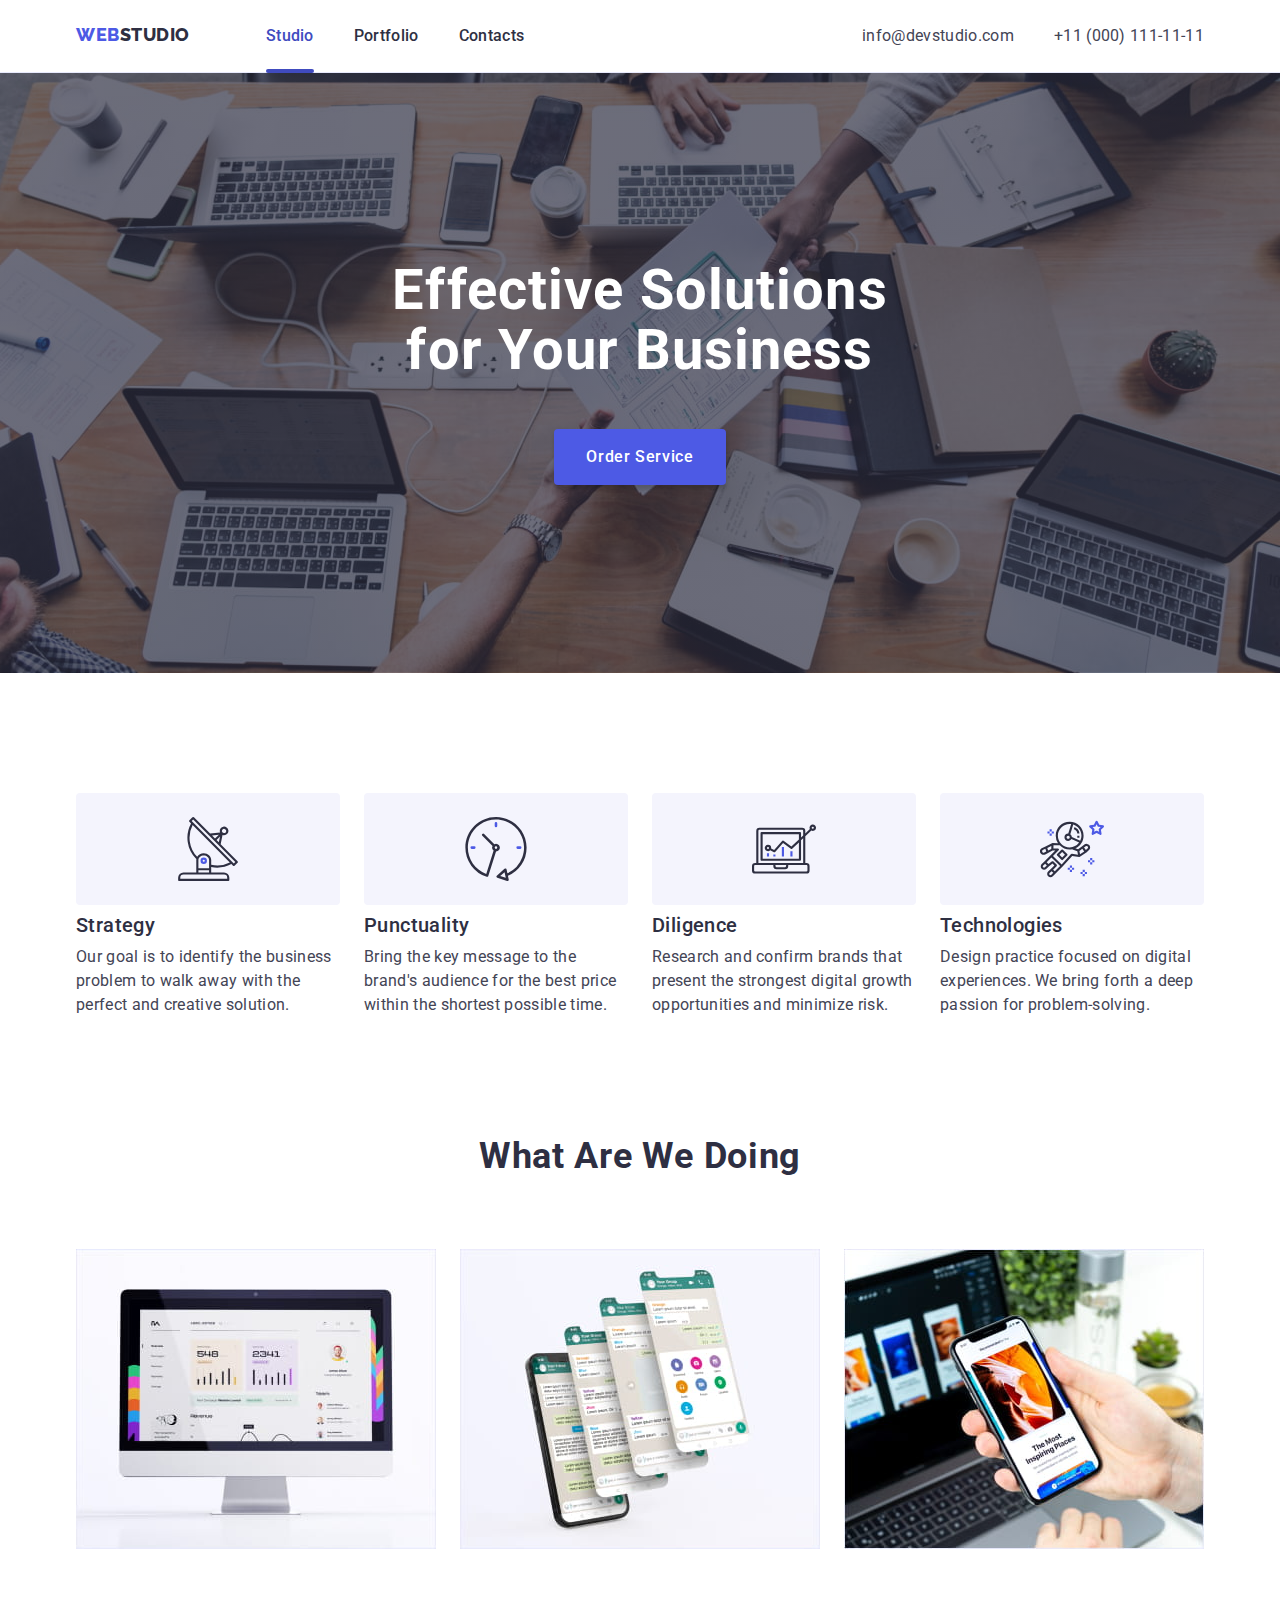
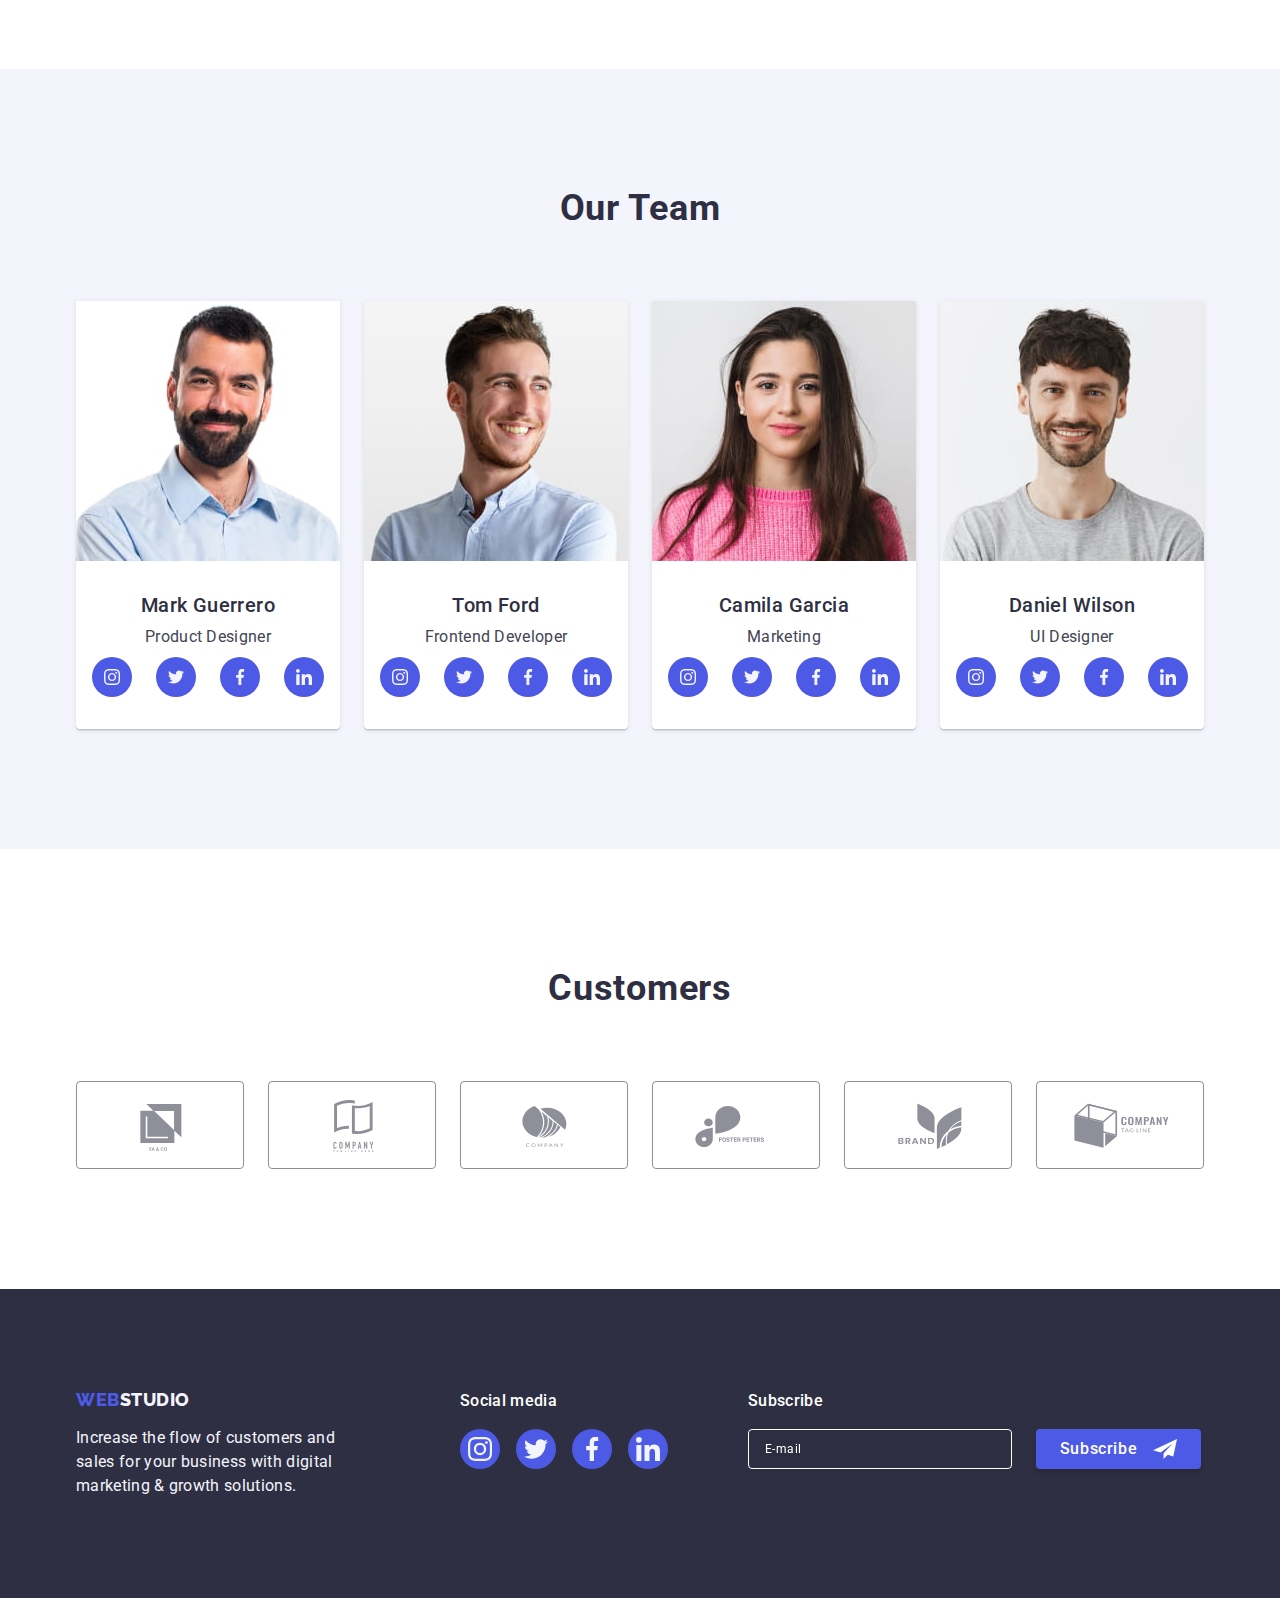
<file: index.html>
<!DOCTYPE html>
<html lang="en">
  <head>
    <meta charset="UTF-8" />
    <meta http-equiv="X-UA-Compatible" content="IE=edge" />
    <meta name="viewport" content="width=device-width, initial-scale=1.0" />

    <!--styles-->
    <link rel="stylesheet" href="https://cdn.jsdelivr.net/npm/modern-normalize@1.1.0/modern-normalize.min.css">
    <link href="./css/styles.css" rel="stylesheet" />

    <!--fonts-->
    <link rel="preconnect" href="https://fonts.googleapis.com">
    <link rel="preconnect" href="https://fonts.gstatic.com" crossorigin>
    <link href="https://fonts.googleapis.com/css2?family=Raleway:wght@800&family=Roboto:wght@400;500;700;900&display=swap" rel="stylesheet">
    <title>webstudio</title>
  </head>
 
  <body class="page-container">
    <header class="top-section">
      <div class="container header-contr">
        <nav class="header-contr-box">
          <a class="link logo lgo-top" href="./index.html">Web<span class="top-sec-studio-cl">Studio</span></a>
          <ul class="menu-box list">
            <li><a class="link menu active" href="./index.html">Studio</a></li>
            <li><a class="menu link" href="./portfolio.html">Portfolio</a></li>
            <li><a class="menu link" href="">Contacts</a></li>
          </ul>
        </nav>
      
        <address class="conts">
          <ul class="conts-box list">
            <li>
              <a class="company-conts link" href="mailto:info@devstudio.com">info@devstudio.com</a>
            </li>
            <li>
              <a class="company-conts link" href="tel:+110001111111">+11 (000) 111-11-11</a>
            </li>
          </ul>
        </address>
      </div>
    </header>

    <main class="main-container">
      <!--hero section -->
      <section class="main-page">
        <div class="container main-box">
          <h1 class="main-page-title">Effective Solutions for Your Business</h1>
          <button class="mp-btn-order" type="button" data-modal-open>Order Service</button>
        </div>
      </section>

      <!--advantages section-->
      <section class="advant-section">
        <div class="container adv-box">
          <h2 class="second-lev-title visually-hidden" hidden>advantages</h2>  
          <ul class="advant-list list">
            <li class="advant-unit">
              <div class="adv-icon-box"><svg class="adv-icon"
                width="64" height="64">
              <use href="./images/icons.svg#icon-antenna"></use>
              </svg></div>
              <h3 class="third-lev-title advant-unit-title">Strategy</h3>
              <p class="advant-unit-descr">
              Our goal is to identify the business problem to walk away with the
              perfect and creative solution.
              </p>
            </li>
            <li class="advant-unit">
              <div class="adv-icon-box"><svg class="adv-icon"
                width="64" height="64">
                <use href="./images/icons.svg#icon-clock"></use>
                </svg></div>
              <h3 class="third-lev-title advant-unit-title">Punctuality</h3>
              <p class="advant-unit-descr">
              Bring the key message to the brand's audience for the best price
              within the shortest possible time.
              </p>
            </li>
            <li class="advant-unit">
              <div class="adv-icon-box"><svg class="adv-icon"
                width="64" height="64">
                <use href="./images/icons.svg#icon-diagram"></use>
                </svg></div>
              <h3 class="third-lev-title advant-unit-title">Diligence</h3>
              <p class="advant-unit-descr">
              Research and confirm brands that present the strongest digital growth
              opportunities and minimize risk.
              </p>
            </li>
            <li class="advant-unit">
              <div class="adv-icon-box"><svg class="adv-icon"
                width="64" height="64">
                <use href="./images/icons.svg#icon-astronaut"></use>
                </svg></div>
              <h3 class="third-lev-title advant-unit-title">Technologies</h3>
              <p class="advant-unit-descr">
              Design practice focused on digital experiences. We bring forth a deep
              passion for problem-solving.
              </p>
            </li>
          </ul>
        </div>
      </section>

      <!--studio section-->
      <section class="studio-section">
        <div class="container studio-contr">
          <h2 class="second-lev-title studio-title">What are we doing</h2>
          <ul class="list pic-box">
            <li class="pic-box-item">
              <img class="pic"
              src="./images/pcmonitor.jpg"
              width="360"
              height="300"
              alt="pc monitor with graphs"
              />
            </li>
            <li class="pic-box-item">
              <img class="pic"
              src="./images/phonemultiscreen.jpg"
              width="360"
              height="300"
              alt="phone with multi screen shots"
              />
            </li>
            <li class="pic-box-item">
              <img class="pic"
              src="./images/devicessinc.jpg"
              width="360"
              height="300"
              alt="a phone with notebook"
              />
            </li>
          </ul>
        </div>
      </section>

      <!--Team section-->
      <section class="team-section">
        <div class="container team-contr">
          <h2 class="second-lev-title team-title">Our Team</h2>
          <ul class="list team-pic-box">
            <li class="list-item team-box-item">
              <img class="pic" src="./images/mark.jpg" width="264" height="260" alt="smiling men Mark Guerrero"/>
              <div class="tm-text">
                  <h3 class="third-lev-title tm-name">Mark Guerrero</h3>
                  <p class="parag">Product Designer</p>
                  <ul class="tm-soc-conts">
                    <li class="soc-conts-item">
                      <a class="soc-conts-link" href="" aria-label="icon-instagram">
                      <svg class="soc-conts-icon"
                        width="16" height="16">
                        <use href="./images/icons.svg#icon-instagram"></use>
                      </svg>  
                      </a>
                    </li>
                    <li class="soc-conts-item">
                      <a class="soc-conts-link" href="" aria-label="icon-twitter">
                      <svg class="soc-conts-icon"
                        width="16" height="16">
                        <use href="./images/icons.svg#icon-twitter"></use>
                      </svg>  
                      </a>
                    </li>
                    <li class="soc-conts-item">
                      <a class="soc-conts-link" href="" aria-label="icon-facebook">
                      <svg class="soc-conts-icon"
                        width="16" height="16">
                        <use href="./images/icons.svg#icon-facebook"></use>
                      </svg>  
                      </a>
                    </li>
                    <li class="soc-conts-item">
                      <a class="soc-conts-link" href="" aria-label="icon-linkedin">
                      <svg class="soc-conts-icon"
                        width="16" height="16">
                        <use href="./images/icons.svg#icon-linkedin"></use>
                      </svg>  
                      </a>
                    </li>
                  </ul>
              </div>
            </li>
            <li class="list-item team-box-item">
              <img class="pic" src="./images/tom.jpg" width="264" height="260" alt="smiling men Tom Ford"/>
              <div class="tm-text">
                <h3 class="third-lev-title tm-name">Tom Ford</h3>
                <p class="parag">Frontend Developer</p>
                <ul class="tm-soc-conts">
                    <li class="soc-conts-item">
                      <a class="soc-conts-link" href="" aria-label="icon-instagram">
                      <svg class="soc-conts-icon"
                        width="104" height="56">
                        <use href="./images/icons.svg#icon-instagram"></use>
                      </svg>  
                      </a>
                    </li>
                    <li class="soc-conts-item">
                      <a class="soc-conts-link" href="" aria-label="icon-twitter">
                      <svg class="soc-conts-icon"
                        width="104" height="56">
                        <use href="./images/icons.svg#icon-twitter"></use>
                      </svg>  
                      </a>
                    </li>
                    <li class="soc-conts-item">
                      <a class="soc-conts-link" href="" aria-label="icon-facebook">
                      <svg class="soc-conts-icon"
                        width="104" height="56">
                        <use href="./images/icons.svg#icon-facebook"></use>
                      </svg>  
                      </a>
                    </li>
                    <li class="soc-conts-item">
                      <a class="soc-conts-link" href="" aria-label="icon-linkedin">
                      <svg class="soc-conts-icon"
                        width="104" height="56">
                        <use href="./images/icons.svg#icon-linkedin"></use>
                      </svg>  
                      </a>
                    </li>
                  </ul>
              </div>
            </li>
            <li class="list-item team-box-item">
              <img class="pic" src="./images/camila.jpg" width="264" height="260" alt="smiling women Camila Garcia"/>
              <div class="tm-text">
                <h3 class="third-lev-title tm-name">Camila Garcia</h3>
                <p class="parag">Marketing</p>
                <ul class="tm-soc-conts">
                  <li class="soc-conts-item">
                    <a class="soc-conts-link" href="" aria-label="icon-instagram">
                    <svg class="soc-conts-icon"
                      width="104" height="56">
                      <use href="./images/icons.svg#icon-instagram"></use>
                    </svg>  
                    </a>
                  </li>
                  <li class="soc-conts-item">
                    <a class="soc-conts-link" href="" aria-label="icon-twitter">
                    <svg class="soc-conts-icon"
                      width="104" height="56">
                      <use href="./images/icons.svg#icon-twitter"></use>
                    </svg>  
                    </a>
                  </li>
                  <li class="soc-conts-item">
                    <a class="soc-conts-link" href="" aria-label="icon-facebook">
                    <svg class="soc-conts-icon"
                      width="104" height="56">
                      <use href="./images/icons.svg#icon-facebook"></use>
                    </svg>  
                    </a>
                  </li>
                  <li class="soc-conts-item">
                    <a class="soc-conts-link" href="" aria-label="icon-linkedin">
                    <svg class="soc-conts-icon"
                      width="104" height="56">
                      <use href="./images/icons.svg#icon-linkedin"></use>
                    </svg>  
                    </a>
                  </li>
                </ul>
              </div>
            </li>
            <li class="list-item team-box-item">
              <img class="pic" src="./images/daniel.jpg" width="264" height="260" alt="smiling men Daniel Wilson"/>
              <div class="tm-text">
                <h3 class="third-lev-title tm-name">Daniel Wilson</h3>
                <p class="parag">UI Designer</p>
                <ul class="tm-soc-conts">
                  <li class="soc-conts-item">
                    <a class="soc-conts-link" href="" aria-label="icon-instagram">
                    <svg class="soc-conts-icon"
                      width="104" height="56">
                      <use href="./images/icons.svg#icon-instagram"></use>
                    </svg>  
                    </a>
                  </li>
                  <li class="soc-conts-item">
                    <a class="soc-conts-link" href="" aria-label="icon-twitter">
                    <svg class="soc-conts-icon"
                      width="104" height="56">
                      <use href="./images/icons.svg#icon-twitter"></use>
                    </svg>  
                    </a>
                  </li>
                  <li class="soc-conts-item">
                    <a class="soc-conts-link" href="" aria-label="icon-facebook">
                    <svg class="soc-conts-icon"
                      width="104" height="56">
                      <use href="./images/icons.svg#icon-facebook"></use>
                    </svg>  
                    </a>
                  </li>
                  <li class="soc-conts-item">
                    <a class="soc-conts-link" href="" aria-label="icon-linkedin">
                    <svg class="soc-conts-icon"
                      width="104" height="56">
                      <use href="./images/icons.svg#icon-linkedin"></use>
                    </svg>  
                    </a>
                  </li>
                </ul>
              </div>
            </li>
          </ul>
        </div>
      </section>
      <!--customers section-->
      <section class="customers-section">
        <div class="container custom-contr">
          <h2 class="second-lev-title custom-cont-title">Customers</h2>
          <ul class="custom-box">
            <li class="custom-item">
              <a class="custom-link" href="" aria-label="icon-logo1">
              <svg class="custom-icon"
                width="104" height="56">
                <use href="./images/icons.svg#icon-logo1"></use>
              </svg>  
              </a>
            </li>
            <li class="custom-item">
              <a class="custom-link" href="" aria-label="icon-logo2">
              <svg class="custom-icon"
                width="104" height="56">
                <use href="./images/icons.svg#icon-logo2"></use>
              </svg>  
              </a>
            </li>
            <li class="custom-item">
              <a class="custom-link" href="" aria-label="icon-logo3">
              <svg class="custom-icon"
                width="104" height="56">
                <use href="./images/icons.svg#icon-logo3"></use>
              </svg>  
              </a>
            </li>
            <li class="custom-item">
              <a class="custom-link" href="" aria-label="icon-logo4">
              <svg class="custom-icon"
                width="104" height="56">
                <use href="./images/icons.svg#icon-logo4"></use>
              </svg>  
              </a>
            </li>
            <li class="custom-item">
              <a class="custom-link" href="" aria-label="icon-logo5">
              <svg class="custom-icon"
                width="104" height="56">
                <use href="./images/icons.svg#icon-logo5"></use>
              </svg>  
              </a>
            </li>
            <li class="custom-item">
              <a class="custom-link" href="" aria-label="icon-logo6">
              <svg class="custom-icon"
                width="104" height="56">
                <use href="./images/icons.svg#icon-logo6"></use>
              </svg>  
              </a>
            </li>
          </ul>
        </div>
      </section>
    </main>

    <footer class="bottom-section">
      <div class="container ftr-contr">
        <div class="logo-box"><a class="logo link lgo-btm" href="./index.html">Web<span class="studio-cl">Studio</span></a>
        <p class="bottom-text">
        Increase the flow of customers and sales for your business with digital
        marketing & growth solutions.
        </p></div>
        <div class="soc-conts-box">
          <p class="ftr-soc-title">Social media</p>
          <ul class="ftr-soc-conts">
            <li class="soc-conts-item">
              <a class="ftr-soc-conts-link" href="" aria-label="icon-instagram">
              <svg class="ftr-soc-conts-icon"
                width="24" height="24">
                <use href="./images/icons.svg#icon-instagram"></use>
              </svg>  
              </a>
            </li>
            <li class="soc-conts-item">
              <a class="ftr-soc-conts-link" href="" aria-label="icon-twitter">
              <svg class="ftr-soc-conts-icon"
                width="24" height="24">
                <use href="./images/icons.svg#icon-twitter"></use>
              </svg>  
              </a>
            </li>
            <li class="soc-conts-item">
              <a class="ftr-soc-conts-link" href="" aria-label="icon-facebook">
              <svg class="ftr-soc-conts-icon"
                width="24" height="24">
                <use href="./images/icons.svg#icon-facebook"></use>
              </svg>  
              </a>
            </li>
            <li class="soc-conts-item">
              <a class="ftr-soc-conts-link" href="" aria-label="icon-linkedin">
              <svg class="ftr-soc-conts-icon"
                width="24" height="24">
                <use href="./images/icons.svg#icon-linkedin"></use>
              </svg>  
              </a>
            </li>
          </ul>
        </div>
        <div class="ftr-form-sect">          
          <p class="ftr-form-title">Subscribe</p>
          <form class="ftr-form">                  
            <label class="ftr-label">
              <input class="ftr-input"  type="email"
            name="user-email" placeholder="E-mail"/>
            </label>
            <button class="ftr-form-btn"    type="submit">Subscribe
              <svg class="ftr-modal-icon"
              width="24" height="24">
              <use href="./images/icons.svg#icon-plane"></use>
            </svg>  
            </button>                
          </form>
        </div>
      </div>
    </footer>      

    <!--modal section-->

    <div class="backdrop is-hidden" data-modal>
      <div class="modal">
        <button class="modal-btn" type="button" data-modal-close>
          <svg class="modal-icon"
            width="8" height="8">
            <use href="./images/icons.svg#icon-x-btn"></use>
          </svg>  
        </button>

          <p class="form-title">Leave your contacts and we will call you back</p>

          <form class="modal-form"  name="issue-report-form" autocomplete="off">

            <div class="form-unit">
              <label class="form-field" for="user-name">Name</label>
              <div class="form-input-box">
                <input
                class="form-input"
                type="text"
                name="user-name"
                id="user-name"
                autofocus />
                <svg class="form-icon" width="18" height="24">
                <use href="./images/icons.svg#icon-person"></use>
                </svg>
              </div>
            </div>

            <div class="form-unit">
              <label class="form-field" for="user-phone">Phone</label>
              <div class="form-input-box">
              <input
              class="form-input"
              type="text"
              name="user-phone" id="user-phone"/>              
              <svg class="form-icon" width="18" height="24">
              <use href="./images/icons.svg#icon-phone"></use>
              </svg>
              </div>
            </div>

            <div class="form-unit">
              <label class="form-field" for="user-mail">Email</label>
              <div class="form-input-box">
              <input
              class="form-input"
              type="text"
              name="user-mail"
              id="user-mail"/>
              <svg class="form-icon" width="18" height="24">
              <use href="./images/icons.svg#icon-email"></use>
              </svg>
              </div>
            </div>

            <div class="comm-form-unit">
              <label class="form-field" for="user-comment">Comment</label>              
              <textarea
               class="comm-form-input"
               name="user-comment" 
               id="user-comment"
               placeholder="Text input"               
               rows="5"
              ></textarea>
            </div>

            <div class="agreement-sect">
              
              <input class="check-box visually-hidden" type="checkbox" name="user-privacy" value="true" id="user-privacy"/>
               

              <label class="policy" for="user-privacy"> 
                <span class="custom-check-box">
                  <svg class="checkbox-icon" width="10" height="8">
                    <use href="./images/icons.svg#icon-tick-the-box"></use>
                  </svg>
                </span>I accept the terms and conditions of the <a class="policy-link" href="#">Privacy Policy</a> 
              </label>              
            </div>

            <button class="form-button" type="submit">Send</button>
          </form>
        
      </div>
    </div>
    <script src="./js/modal.js"></script>
  </body>
</html>
</file>
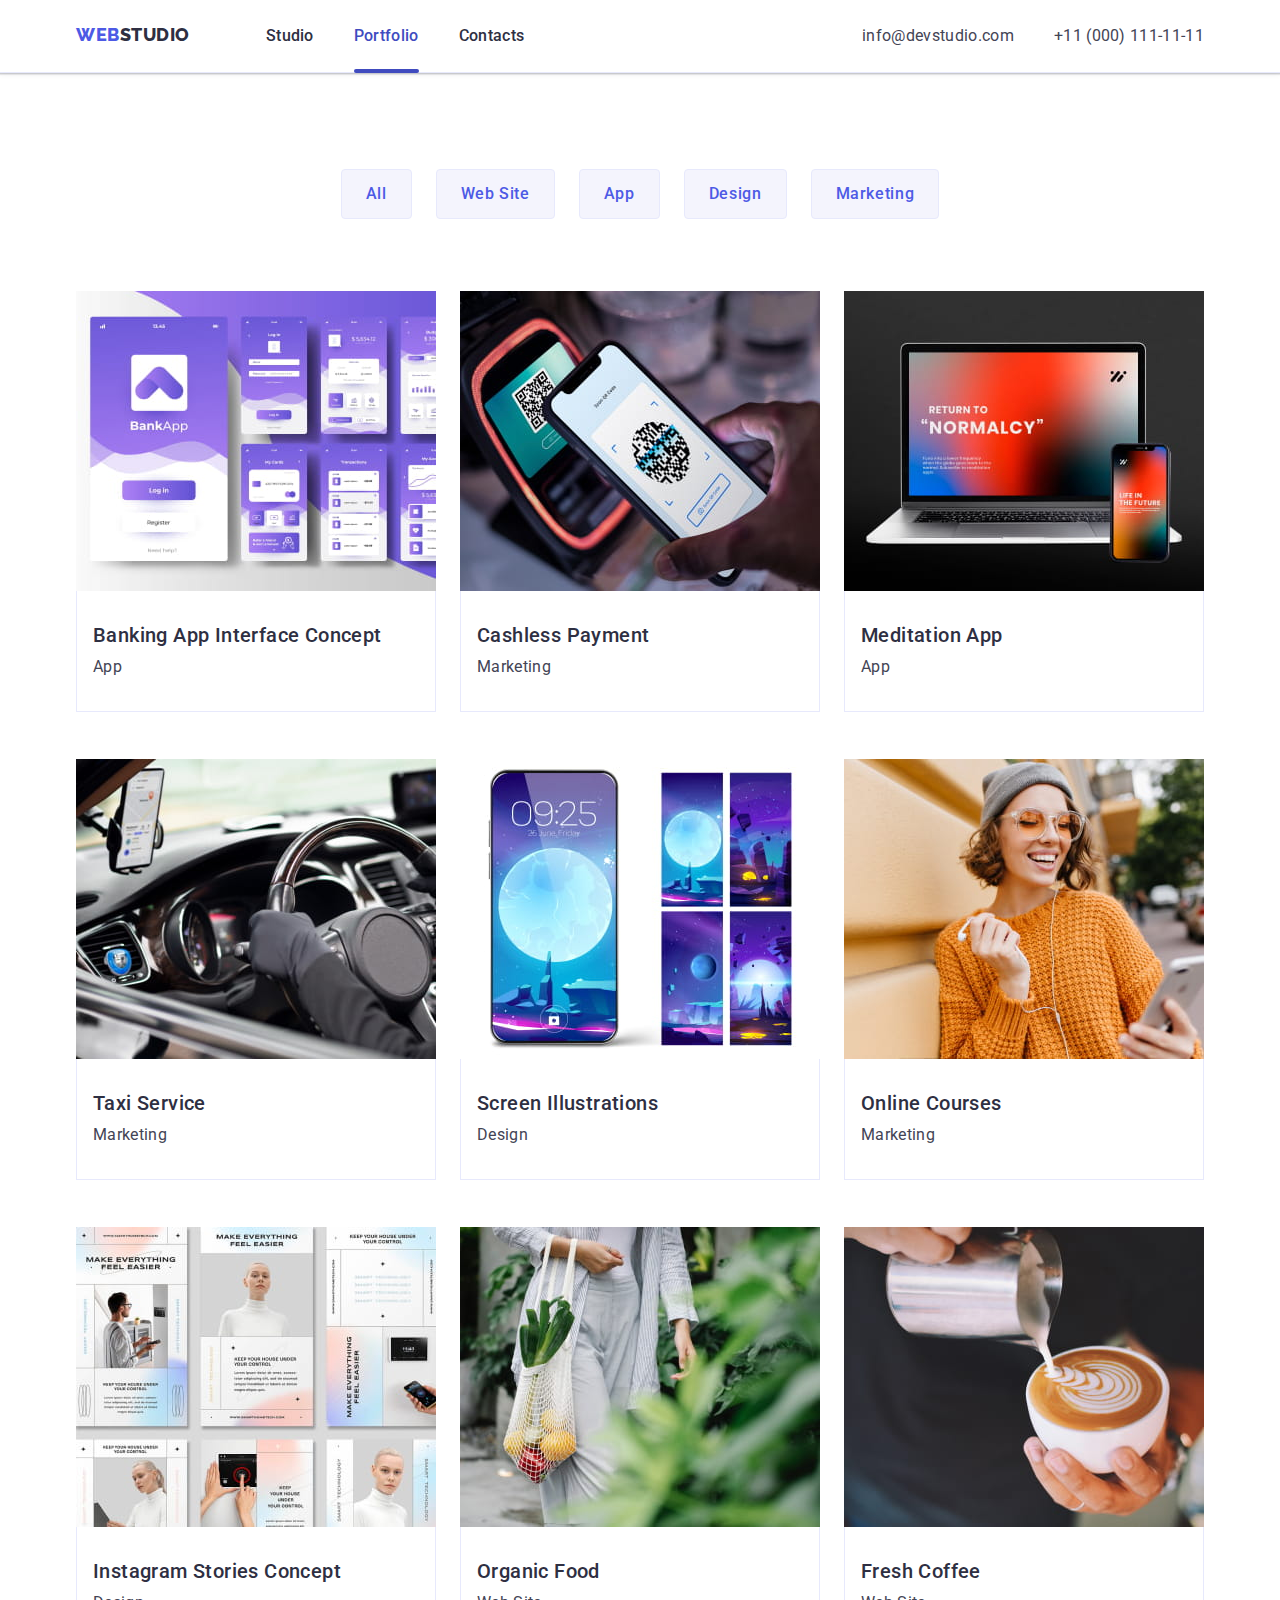
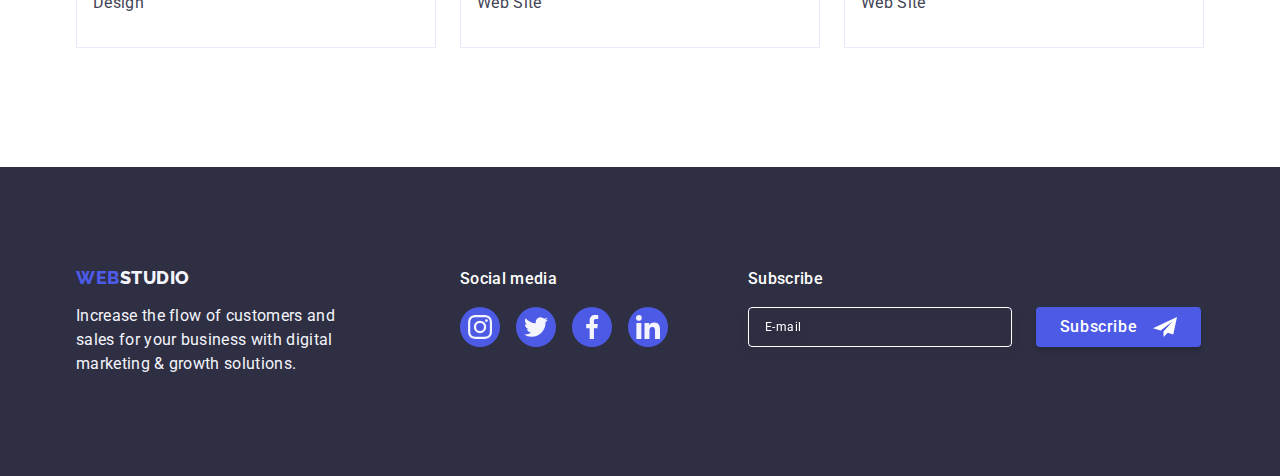
<file: portfolio.html>
<!DOCTYPE html>
<html lang="en">
   <head>
      <meta charset="UTF-8" />
      <meta http-equiv="X-UA-Compatible" content="IE=edge" />
      <meta name="viewport" content="width=device-width, initial-scale=1.0" />

      <!--styles-->
      <link rel="stylesheet" href="https://cdn.jsdelivr.net/npm/modern-normalize@1.1.0/modern-normalize.min.css">
      <link href="./css/styles.css" rel="stylesheet" />

      
      <!--fonts-->      
      <link rel="preconnect" href="https://fonts.googleapis.com">
      <link rel="preconnect" href="https://fonts.gstatic.com" crossorigin>
      <link href="https://fonts.googleapis.com/css2?family=Raleway:wght@800&family=Roboto:wght@400;500;700;900&display=swap" rel="stylesheet">
      <title>webstudio</title>
    </head>
  
    <body class="page-container">
      <header class="top-section">
        <div class="container header-contr">
          <nav class="header-contr-box">
            <a class="link logo lgo-top" href="./index.html">Web<span class="top-sec-studio-cl">Studio</span></a>
            <ul class="menu-box list">
              <li><a class="link menu" href="./index.html">Studio</a></li>
              <li><a class="link menu active" href="./portfolio.html">Portfolio</a></li>
              <li><a class="menu link" href="">Contacts</a></li>
            </ul>
          </nav>
        
          <address class="conts">
            <ul class="conts-box list">
              <li>
                <a class="company-conts link" href="mailto:info@devstudio.com">info@devstudio.com</a>
              </li>
              <li>
                <a class="company-conts link" href="tel:+110001111111">+11 (000) 111-11-11</a>
              </li>
            </ul>
          </address>
        </div>
      </header>

        <main>
            <!--Секція портфоліо--> 
            <section class="pf-sectn">
                <div class="container pf-contr">
                    <h1 class="visually-hidden" 
                    hidden>portfolio</h1>
                    <ul class="list btn">
                        <li class="list-item pf-btn"><button    class="portfolio-filter" type="button">All</button></li>
                        <li class="list-item"><button class="portfolio-filter" type="button">Web Site</button></li>
                        <li class="list-item"><button class="portfolio-filter" type="button">App</button></li>
                        <li class="list-item"><button class="portfolio-filter" type="button">Design</button></li>
                        <li class="list-item"><button class="portfolio-filter" type="button">Marketing</button></li>
                    </ul>                          
                    <ul class="pf-unit-list">
                        <li class="list-item pf-unit">           
                          <a class="product-site link" href="">
                            <div class="pic-overlay-box">
                              <img class="pic" src="./images/img-1.jpg" width="360" height="300" alt="Banking App Interface Concept"/>
                              <p class="overlay-text">14 Stylish and User-Friendly App Design Concepts · Task Manager App · Calorie Tracker App · Exotic Fruit Ecommerce App · Cloud Storage App
                              </p>
                            </div>
                            <div class="pf-text">
                              <h2 class="third-lev-title pf-title">Banking App Interface Concept</h2>
                              <p class="pf-parag">App</p>
                            </div>
                          </a>
                        </li> 
                        <li class="list-item pf-unit">
                          <a class="product-site link" href="">
                            <div class="pic-overlay-box">
                              <img class="pic" src="./images/img-2.jpg" width="360" height="300" alt="QR code scanning by phone"/>
                              <p class="overlay-text">14 Stylish and User-Friendly App Design Concepts · Task Manager App · Calorie Tracker App · Exotic Fruit Ecommerce App · Cloud Storage App
                              </p>
                            </div>
                            <div class="pf-text">
                              <h2 class="third-lev-title pf-title">Cashless Payment</h2>
                              <p class="pf-parag">Marketing</p>
                           </div>
                          </a>
                        </li>
                        <li class="list-item pf-unit">
                          <a class="product-site link" href="">
                            <div class="pic-overlay-box">
                              <img class="pic" src="./images/img-3.jpg" width="360" height="300" alt="main App page on the devices screen"/>
                              <p class="overlay-text">14 Stylish and User-Friendly App Design Concepts · Task Manager App · Calorie Tracker App · Exotic Fruit Ecommerce App · Cloud Storage App
                              </p>
                            </div>
                            <div class="pf-text">
                              <h2 class="third-lev-title pf-title">Meditation App</h2>
                              <p class="pf-parag">App</p>
                            </div>
                          </a>
                        </li>
                        <li class="list-item pf-unit">
                          <a class="product-site link" href="">
                            <div class="pic-overlay-box">
                              <img class="pic" src="./images/img-4.jpg" width="360" height="300" alt="a phone with App inside a car"/>
                              <p class="overlay-text">14 Stylish and User-Friendly App Design Concepts · Task Manager App · Calorie Tracker App · Exotic Fruit Ecommerce App · Cloud Storage App
                              </p>
                            </div>
                            <div class="pf-text">
                              <h2 class="third-lev-title pf-title">Taxi Service</h2>
                              <p class="pf-parag">Marketing</p>
                            </div>
                          </a>
                        </li>
                        <li class="list-item pf-unit">
                          <a class="product-site link" href="">
                            <div class="pic-overlay-box">
                              <img class="pic" src="./images/img-5.jpg" width="360" height="300" alt="a phone screen Illustrations"/>
                              <p class="overlay-text">14 Stylish and User-Friendly App Design Concepts · Task Manager App · Calorie Tracker App · Exotic Fruit Ecommerce App · Cloud Storage App
                              </p>
                            </div>
                            <div class="pf-text">
                              <h2 class="third-lev-title pf-title">Screen Illustrations</h2>
                              <p class="pf-parag">Design</p>
                            </div>
                          </a>
                        </li>
                        <li class="list-item pf-unit">
                          <a class="product-site link" href="">
                            <div class="pic-overlay-box">
                              <img class="pic" src="./images/img-6.jpg" width="360" height="300" alt="a smiling women with a phone"/>
                              <p class="overlay-text">14 Stylish and User-Friendly App Design Concepts · Task Manager App · Calorie Tracker App · Exotic Fruit Ecommerce App · Cloud Storage App
                              </p>
                            </div>
                            <div class="pf-text">
                              <h2 class="third-lev-title pf-title">Online Courses</h2>
                              <p class="pf-parag">Marketing</p>
                            </div>
                          </a>
                        </li>
                        <li class="list-item pf-unit">
                          <a class="product-site link" href="">
                            <div class="pic-overlay-box">
                              <img class="pic" src="./images/img-7.jpg" width="360" height="300" alt="Instagram Stories Concept"/>
                              <p class="overlay-text">14 Stylish and User-Friendly App Design Concepts · Task Manager App · Calorie Tracker App · Exotic Fruit Ecommerce App · Cloud Storage App
                              </p>
                            </div>
                            <div class="pf-text">
                              <h2 class="third-lev-title pf-title">Instagram Stories Concept</h2>
                              <p class="pf-parag">Design</p>
                            </div>
                          </a>
                        </li>
                        <li class="list-item pf-unit">
                          <a class="product-site link" href="">
                            <div class="pic-overlay-box">
                              <img class="pic" src="./images/img-8.jpg" width="360" height="300" alt="vegetables in a bag"/>
                              <p class="overlay-text">14 Stylish and User-Friendly App Design Concepts · Task Manager App · Calorie Tracker App · Exotic Fruit Ecommerce App · Cloud Storage App
                              </p>
                            </div>
                            <div class="pf-text">
                              <h2 class="third-lev-title pf-title">Organic Food</h2>
                              <p class="pf-parag">Web Site</p>
                            </div>
                          </a>
                        </li>
                        <li class="list-item pf-unit">
                          <a class="product-site link" href="">
                            <div class="pic-overlay-box">
                              <img class="pic" src="./images/img-9.jpg" width="360" height="300" alt="a cap of Coffee wit milk"/>
                              <p class="overlay-text">14 Stylish and User-Friendly App Design Concepts · Task Manager App · Calorie Tracker App · Exotic Fruit Ecommerce App · Cloud Storage App
                              </p>
                            </div>
                            <div class="pf-text">
                              <h2 class="third-lev-title pf-title">Fresh Coffee</h2>
                              <p class="pf-parag">Web Site</p>
                            </div>
                          </a>
                        </li>
                    </ul>
                </div>
            </section>
        </main>

        <footer class="bottom-section">
          <div class="container ftr-contr">
            <div class="logo-box"><a class="logo link lgo-btm" href="./index.html">Web<span class="studio-cl">Studio</span></a>
            <p class="bottom-text">
            Increase the flow of customers and sales for your business with digital
            marketing & growth solutions.
            </p></div>
            <div class="soc-conts-box">
              <p class="ftr-soc-title">Social media</p>
              <ul class="ftr-soc-conts">
                <li class="soc-conts-item">
                  <a class="ftr-soc-conts-link" href="" aria-label="icon-instagram">
                  <svg class="ftr-soc-conts-icon"
                    width="24" height="24">
                    <use href="./images/icons.svg#icon-instagram"></use>
                  </svg>  
                  </a>
                </li>
                <li class="soc-conts-item">
                  <a class="ftr-soc-conts-link" href="" aria-label="icon-twitter">
                  <svg class="ftr-soc-conts-icon"
                    width="24" height="24">
                    <use href="./images/icons.svg#icon-twitter"></use>
                  </svg>  
                  </a>
                </li>
                <li class="soc-conts-item">
                  <a class="ftr-soc-conts-link" href="" aria-label="icon-facebook">
                  <svg class="ftr-soc-conts-icon"
                    width="24" height="24">
                    <use href="./images/icons.svg#icon-facebook"></use>
                  </svg>  
                  </a>
                </li>
                <li class="soc-conts-item">
                  <a class="ftr-soc-conts-link" href="" aria-label="icon-linkedin">
                  <svg class="ftr-soc-conts-icon"
                    width="24" height="24">
                    <use href="./images/icons.svg#icon-linkedin"></use>
                  </svg>  
                  </a>
                </li>
              </ul>
            </div>
            <div class="ftr-form-sect">          
              <p class="ftr-form-title">Subscribe</p>
              <form class="ftr-form">                  
                <label class="ftr-label">
                  <input class="ftr-input"  type="email"
                name="user-email" placeholder="E-mail"/>
                </label>
                <button class="ftr-form-btn"   type="submit">Subscribe
                  <svg class="ftr-modal-icon"
                  width="24" height="24">
                  <use href="./images/icons.svg#icon-plane"></use>
                </svg>  
                </button>                
              </form>
            </div>
          </div>
        </footer>      
    </body>  
</html>
</file>
<file: css/styles.css>
:root {
  --bg-dark: #2E2F42; 
  --btn-bg-focus-cl: #404BBF;
  --check-fill-cl: #F4F4FD;}

:root {
--link-focus-cl: #404BBF;
--sbt-text-cl: #2E2F42;
--conts-text-cl: #434455; 
--pf-btn-text-cl: #4D5AE5; 
--cust-link-cl: #8e8f99;}

/*common styles*/

body {
font-family: 'Roboto', sans-serif;
letter-spacing: 0.02em;
color: #434455;
font-size: 16px;
line-height: 1.5;
background-color: #FFFFFF;}

/*reset*/

.list {list-style: none;}
.list-item {list-style: none;}
.link {text-decoration: none; color: currentColor;}

/*logo styles*/

.logo {font-family: 'Raleway', sans-serif;
font-weight: 800;
font-size: 18px;
line-height: 1.17;
letter-spacing: 0.03em;
text-transform: uppercase;
color: #4D5AE5;}
.top-sec-studio-cl {color: #2E2F42;}
.studio-cl {color: #F4F4FD;}

/*btn & link styles*/

.list .link {letter-spacing: 0.02em;
text-decoration: none; position: relative; transition-property: color;
transition-duration: 250ms;
transition-timing-function: cubic-bezier(0.4, 0, 0.2, 1); 
transition-delay: 0ms;}

.list .link:hover,
.list .link:focus {color: var(--link-focus-cl);}

.menu {font-weight: 500;
  color: var(--sbt-text-cl);}

.menu.active::after {
  content: "";
  position: absolute;
  bottom: -1px;
  left: 0;
  display: block;
  width: 100%;
  height: 4px;
  background-color: var(--link-focus-cl);
  border-radius: 2px;
} 
.active {color: var(--link-focus-cl);}

.conts {font-style: normal;}
.company-conts {color: var(--conts-text-cl);}

.mp-btn-order {
background: #4D5AE5;
border: 1px solid #4D5AE5;
font-family: inherit;
font-size: 16px;
line-height: 1.5;
font-weight: 500;
text-align: center;
letter-spacing: 0.04em;
color: #FFFFFF;
cursor: pointer; 
transition-property: background-color;
transition-duration: 250ms;
transition-timing-function: cubic-bezier(0.4, 0, 0.2, 1); 
transition-delay: 0ms;}

.mp-btn-order:hover,
.mp-btn-order:focus {
background-color: var(--btn-bg-focus-cl);
}

.btn .portfolio-filter {
background: #F4F4FD;
border: 1px solid #E7E9FC;
font-family: inherit;
font-size: 16px;
line-height: 1.5;
font-weight: 500;
text-align: center;
letter-spacing: 0.04em;
color: var(--pf-btn-text-cl);
cursor: pointer; 
transition: 
color 250ms cubic-bezier(0.4, 0, 0.2, 1), background-color 250ms cubic-bezier(0.4, 0, 0.2, 1), border-color 250ms cubic-bezier(0.4, 0, 0.2, 1), box-shadow 250ms cubic-bezier(0.4, 0, 0.2, 1);}


.btn .portfolio-filter:hover,
.btn .portfolio-filter:focus {
background-color: var(--btn-bg-focus-cl);
border-color: 1px solid transparent;
color: #FFFFFF;
box-shadow: 
0px 3px 1px rgba(0, 0, 0, 0.1), 
0px 2px 1px rgba(0, 0, 0, 0.08),
0px 2px 2px rgba(0, 0, 0, 0.12);}


/*Page Text*/

.main-page-title {
color: #FFFFFF; 
font-Weight: Bold;
font-Size: 56px;
letter-spacing: 0.02em;
line-height: 1.07;
text-align: center;}
.second-lev-title {
font-weight: 700;
font-size: 36px;
line-height: 1.11;
letter-spacing: 0.02em;
color: var(--sbt-text-cl);
text-align: center;
text-transform: capitalize;}
.third-lev-title {
font-weight: 500;
font-size: 20px;
line-height: 24px;
letter-spacing: 0.02em; 
color: var(--sbt-text-cl);}
.parag {font-size: 16px;}
.pf-parag {color: var(--conts-text-cl);}
.bottom-text {color: #F4F4FD;}

/*Page backgrounds*/

.top-section {background: var(--top-sect-bg);}  

.main-page { 
  background: var(--bg-dark);
  background-image: linear-gradient(
    to bottom,
    rgba(46, 47, 66, 0.7),
    rgba(46, 47, 66, 0.7)
  ), 
  url(../images/people-office.jpg);
  background-repeat: no-repeat;
  background-position: center;
  background-size: cover;}

.team-section {background: #F4F4FD;}
.list-item {background-color: #FFFFFF;}
.bottom-section {background: var(--bg-dark);}

/**
  |====================================
  |   Elements Geometry & Location
  |====================================
*/

/*Global*/

*,
*::before,
*::after {box-sizing: border-box}
h1, h2, h3, h4, h5, h6 {margin: 0;}
p {margin: 0;}
ul {margin: 0;
padding: 0;
list-style-type: none;}

/*main content flex grow & sticked footer*/

.page-container {min-height: 100vh;
display: flex;
flex-direction: column;}
.main-container {flex-grow: 1;}

/*--common--*/

.container {max-width: 1158px; padding: 0 15px; margin: 0 auto;}
.list {display: flex; flex-wrap: wrap;}
.pic {display: block;}
.visually-hidden {
    position: absolute;
    width: 1px;
    height: 1px;
    margin: -1px;
    border: 0;
    padding: 0;
    white-space: nowrap;
    clip-path: inset(100%);
    clip: rect(0 0 0 0);
    overflow: hidden;
  }

/*--header--*/

.top-section { 
  border-bottom: 1px solid #E7E9FC; 
  box-shadow: 0px 2px 1px rgba(46, 47, 66, 0.08), 0px 1px 1px rgba(46, 47, 66, 0.16), 0px 1px 6px rgba(46, 47, 66, 0.08);}
.header-contr {display: flex;}
.header-contr-box {display: flex; }

.lgo-top {margin-right: 76px; padding: 24px 0;}
.menu-box {display: flex; 
gap: 40px;}
.menu {display: flex; padding: 24px 0;}
.conts {margin-right: 0; margin-left: auto;}
.conts-box {display: flex; gap: 40px;}
.company-conts {display: flex; padding: 24px 0;}

/*--hero section--*/

.main-page {padding-top: 188px; padding-bottom: 188px; max-width: 1440px; margin-left: auto; margin-right: auto;}
.main-box {display: flex; flex-direction: column; align-items: center;}
.main-page-title {max-width: 496px; margin-bottom: 48px;}
.mp-btn-order {align-self: center; 
border-radius: 4px;
border: none;
padding: 16px 32px;
gap: 10px;
min-width: 169px;
height: 56px;
box-shadow: 0px 4px 4px 0px rgba(0, 0, 0, 0.15);}


/*--advantages section--*/

.advant-section {padding-top: 120px; padding-bottom: 120px;}
.advant-list {display: flex; gap: 24px;}
.advant-unit {width: 264px}
.advant-unit-title {margin-bottom: 8px;}

.adv-icon-box {
  display: flex; 
  justify-content: center; 
  align-items: center; 
  background-color: #F4F4FD; 
  border-radius: 4px;
  width: 264px; 
  height: 112px; 
  margin-bottom: 8px;}
.adv-icon {
  display: flex; 
  justify-content: center; 
  align-items: center; 
  }

/*--studio section--*/

.studio-section {padding-bottom: 120px;}
.studio-contr {display: flex; flex-direction: column; align-items: center;}
.pic-box {display: flex; width: 1128px; gap: 24px;}
.pic-box-item {width: 360px; height: 300;}
.studio-title {margin-bottom: 72px;}

/*--Team section--*/

.team-section {padding: 120px 0;}
.team-contr {display: flex; flex-direction: column; align-items: center;}
.team-title {margin-bottom: 72px;}
.team-pic-box {width: 1128px; gap: 24px;}

.team-box-item {
  display: flex; 
  flex-direction: column; 
  align-items: center; 
  width: 264px; 
  border-radius: 0px 0px 4px 4px; 
  box-shadow:
  0px 1px 6px 0px rgba(46, 47, 66, 0.08), 
  0px 1px 1px 0px rgba(46, 47, 66, 0.16), 
  0px 2px 1px 0px rgba(46, 47, 66, 0.08);
}

.tm-text {padding: 32px 0px;}
.tm-name {text-align: center; margin-bottom: 8px}
.parag {text-align: center;}

.tm-soc-conts {
  display: flex; 
  justify-content: center; 
  gap: 24px; margin-top: 8px;}
.soc-conts-link { 
  display: flex; 
  justify-content: center; 
  align-items: center;    
  border: 1px solid none; border-radius: 50%;
  background-color: #4D5AE5;
  width: 40px; 
  height: 40px; 
  transition-property: background-color;
  transition-duration: 250ms;
  transition-timing-function: cubic-bezier(0.4, 0, 0.2, 1); 
  transition-delay: 0ms;}


.soc-conts-link:hover, 
.soc-conts-link:focus {background-color: #404BBF;} 
.soc-conts-icon {width: 16px; 
  height: 16px; fill:#F4F4FD;}

/*--Customers--*/

.customers-section {padding: 120px 0} 
.custom-cont-title {margin-bottom: 72px;}
.custom-box {
  display: flex; 
  justify-content: center; 
  gap: 24px;}

.custom-item {width: calc((100% - 120px) / 6);}
.custom-link { 
  display: flex; 
  justify-content: center; 
  align-items: center; 
  color: var(--cust-link-cl);   
  border: 1px solid rgba(142, 143, 153, 1); border-radius: 4px;  
  height: 88px;    
  transition:  border-color 250ms cubic-bezier(0.4, 0, 0.2, 1), color 250ms cubic-bezier(0.4, 0, 0.2, 1); 
  transition-delay: 0ms;}
  
.custom-icon {width: 104px; 
  height: 56px; fill: currentColor; 
  transition-property: fill;
  transition-duration: 250ms;
  transition-timing-function: cubic-bezier(0.4, 0, 0.2, 1);}

  .custom-link:hover, 
  .custom-link:focus {border-color: #404BBF; 
  color: #404bbf; fill: #404bbf;}
  

/*--Footer--*/

.bottom-section {padding: 100px 0;}
.ftr-contr {display: flex; align-items: baseline;}

.logo-box {margin-right: 120px;}
.bottom-text {width: 264px;}
.lgo-btm {display: inline-block; margin-bottom: 16px;}

.ftr-soc-title {
  font-weight: 500;
  font-size: 16px;
  line-height: 1.5;
  letter-spacing: 0.02em; color: #FFFFFF; margin-bottom: 16px;}

.ftr-soc-conts {display: flex; gap: 16px;}
.ftr-soc-conts-link { 
  display: flex; 
  justify-content: center; 
  align-items: center;    
  border: 1px solid none; border-radius: 50%;
  background-color: #4D5AE5;
  width: 40px; 
  height: 40px; 
  transition-property: background-color;
  transition-duration: 250ms;
  transition-timing-function: cubic-bezier(0.4, 0, 0.2, 1);}

.ftr-soc-conts-link:hover,
.ftr-soc-conts-link:focus {
  background-color: #31D0AA;}
.ftr-soc-conts-icon {
  width: 24px; 
  height: 24px; 
  fill:#F4F4FD;}
/**
  |======================================
  |         Portfolio main page
  |======================================
*/

/*--General--*/

.pf-sectn {padding-top: 96px; padding-bottom: 120px;}

.pf-contr {display: flex; 
    flex-direction: column;
    align-items: center;}

/*--Portfolio buttons--*/

.btn {display: flex; 
    justify-content: center;
    gap: 24px;
    margin-bottom: 72px;}

.portfolio-filter {padding: 12px 24px; 
    border: 1px solid #E7E9FC; 
    border-radius: 4px;}   
    
    /*--Portfolio section--*/

.pf-unit-list {display: flex;
flex-wrap: wrap;
width: 1128px;
gap: 48px 24px;}

.pf-unit {
display: flex; 
flex-direction: column; 
align-items: center; 
padding-bottom: 32px; 
width: calc((100% - 2 * 24px) / 3);
height: 420px;} 

.product-site {
display: block;
transition: box-shadow 250ms cubic-bezier(0.4, 0, 0.2, 1);}  
  
.product-site:hover {box-shadow: 
  0px 1px 6px rgba(46, 47, 66, 0.08),
  0px 1px 1px rgba(46, 47, 66, 0.16), 0px 2px 1px rgba(46, 47, 66, 0.08);}

.pf-text {padding: 32px 16px; 
    border: 1px solid #e7e9fc; 
    border-top: none;}    
.pf-title {margin-bottom: 8px;}

/*-----Overlay-----*/

.pic-overlay-box {position: relative; overflow: hidden;}
.overlay-text {
position: absolute;
background-color: #4D5AE5;
color: #F4F4FD;
padding: 40px 32px;
top: 0;
left: 0;
width: 100%;
height: 100%;

transform: translateY(100%); 
transition-property: transform;
transition-duration: 250ms;
transition-timing-function: cubic-bezier(0.4, 0, 0.2, 1);
}
.product-site:hover .overlay-text
{transform: translateY(0);}
.product-site:focus .overlay-text {transform: translateY(0);}

/**
  |============================
  | ----Modal section---
  |============================
*/
.backdrop {
position: fixed;
top: 0;
left: 0;
width: 100%;
height: 100%;
background-color: rgba(46, 47, 66, 0.4);
transition: opacity 250ms cubic-bezier(0.4, 0, 0.2, 1), visibility 250ms cubic-bezier(0.4, 0, 0.2, 1);
opacity: 1;
visibility: visible;
pointer-events: initial;}

.backdrop.is-hidden {
  opacity: 0;
  visibility: hidden;
  pointer-events: none;}

.modal {display: flex;
  flex-direction: column;
  
position: relative;
top: 50%;
left: 50%;
transform: translateX(-50%) translateY(-50%);  
width: 408px;
min-height: 584px;
border-radius: 4px;
background-color: #FCFCFC;
box-shadow: 
0px 1px 1px 0px rgba(0, 0, 0, 0.14), 
0px 1px 3px 0px rgba(0, 0, 0, 0.12), 
0px 2px 1px 0px rgba(0, 0, 0, 0.2);
padding: 72px 24px 24px 24px;
transition: transform 250ms cubic-bezier(0.4, 0, 0.2, 1);}

.backdrop.is-hidden .modal {
  opacity: 0;
  transform: translateX(-50%) translateY(-70%);  
}

.modal-btn {
  display: flex;
  justify-content: center;
  align-items: center;
  position: absolute;
  top: 24px;
  right: 24px;
  width: 24px;
  height: 24px;
  border: 1px solid rgba(0, 0, 0, 0.1);
  border-radius: 50%;
  background-color: #E7E9FC;
  padding: 0;
  cursor: pointer;
  transition: background-color 250ms cubic-bezier(0.4, 0, 0.2, 1), border 250ms cubic-bezier(0.4, 0, 0.2, 1);}

.modal-icon {
stroke: rgba(0, 0, 0, 0.1);
fill: #2E2F42; 
transition: fill 250ms cubic-bezier(0.4, 0, 0.2, 1);}

 .modal-btn:hover, 
 .modal-btn:focus {background-color: #404bbf; border: none;}

 .modal-btn:hover .modal-icon {fill: #ffffff;}
 .modal-btn:focus .modal-icon  {fill: #ffffff;}

 /*-----Modal form-----*/

 .form-title {display: flex;
  justify-content: center;
  align-items: center;  
  text-align: center; 
  font-weight: 500;
  font-size: 16px;
  line-height: 1.5;
  letter-spacing: 0.02em; color: #2E2F42; 
  margin-bottom: 16px;}

 .modal-form {
  display: flex;
  flex-direction: column;
  justify-content: center;
  align-items: center;  
  max-width: 360px;}


  .form-unit {
    display: flex;
    flex-direction: column;    
    font-size: 12px;
    line-height: 1.17;
    letter-spacing: 0.04em;
    color: rgba(142, 143, 153, 1);
    margin-bottom: 8px;}

.form-field { 
  display: block;
  flex-direction: column;    
  font-size: 12px;
  line-height: 1.17;
  letter-spacing: 0.04em;
  color: rgba(142, 143, 153, 1);
  margin-bottom: 4px;}

  .form-input-box {position: relative;}

  .form-input {
    display: flex;
    justify-content: center;
    align-items: center;
    padding: 8px 38px;
    font-size: 18px;
    line-height: 1.17;
    letter-spacing: 0.04em;
    color:  rgba(46, 47, 66, 0.4);
    outline: transparent;
    border: 1px solid rgba(46, 47, 66, 0.4);
    border-radius: 4px;
    width: 360px;
    height: 40px;
    transition: border-color 250ms cubic-bezier(0.4, 0, 0.2, 1);
    background-color: transparent;}

  .form-input:focus {border-color: rgba(77, 90, 229, 1);}

  .form-icon {
    position: absolute;
    left: 16px;
    bottom: 8px;
    fill: rgba(46, 47, 66, 1);
    transition: fill 250ms cubic-bezier(0.4, 0, 0.2, 1);
    top: 50%;
    transform: translateY(-50%);
  }

  .form-input:focus + .form-icon {fill: #4D5AE5;}

  .comm-form-unit {
    display: flex;
    flex-direction: column;    
    font-size: 12px;
    line-height: 1.17;
    letter-spacing: 0.04em;
    color: rgba(142, 143, 153, 1);
    background-color: transparent;

    margin-bottom: 16px;}

  .comm-form-input { 
    padding: 8px 16px;
    font-size: 12px;
    line-height: 1.17;
    letter-spacing: 0.04em;
    color: rgba(46, 47, 66, 0.4);
    outline: transparent;
    background-color: transparent;
    border: 1px solid rgba(46, 47, 66, 0.4);
    border-radius: 4px;
    width: 360px;
    height: 120px;
    resize: none;
    transition: border-color 250ms cubic-bezier(0.4, 0, 0.2, 1);}

  .comm-form-input:focus {border-color: rgba(77, 90, 229, 1);}

  .comm-form-input::placeholder {color: rgba(46, 47, 66, 0.4); font-size: 12px;
    line-height: 1.2;
    letter-spacing: 0.04em;}

     /*---check box section---*/

.agreement-sect {
  display: flex;     
  width: 360px; 
  margin-bottom: 24px;} 

.custom-check-box {
  display: inline-flex;
  justify-content: center;
  align-items: center;
  width: 16px;
  height: 16px;
  border: 1px solid rgba(46, 47, 66, 0.4);
  border-radius: 2px;
  margin-right: 8px; 
  fill: transparent;
  transition: background-color 250ms cubic-bezier(0.4, 0, 0.2, 1), border 250ms cubic-bezier(0.4, 0, 0.2, 1), fill 250ms cubic-bezier(0.4, 0, 0.2, 1);}  

.check-box:checked + .policy .custom-check-box {background-color: var(--btn-bg-focus-cl); 
  border: none;
  fill: var(--check-fill-cl);}  

  .policy {font-size: 12px;
    line-height: 1.17;
    letter-spacing: 0.04em; 
    color:   #8e8f99;;
    user-select: none;}

   .policy-link {
    font-size: 12px;
    line-height: 1.33;
    letter-spacing: 0.04em;
    color:  var(--pf-btn-text-cl);
    text-decoration: underline;}


  .form-button {display: block;
  justify-content: center;
  align-items: center;
  min-width: 169px;
  height: 56px;
  border: none;
  background-color: #4D5AE5;
  font-weight: 500;
  font-size: 16px;
  line-height: 1.5;
  letter-spacing: 0.04em;
  color: #FFFFFF;
  border-radius: 4px;
  box-shadow: 0px 4px 4px rgba(0, 0, 0, 0.15); 
  cursor: pointer;
  transition: background-color 250ms cubic-bezier(0.4, 0, 0.2, 1);}

  .form-button:hover,
  .form-button:focus {background-color: var(--btn-bg-focus-cl);}

 

  /*-----Footer form-----*/

.ftr-form-sect {
  display: flex; 
  flex-direction: column;
  justify-content: start; align-items: start;
  margin-left: 80px; 
  width: 453px;}

  .ftr-form-title {
    font-weight: 500;
    font-size: 16px;
    line-height: 1.5;
    letter-spacing: 0.02em; 
    color: #FFFFFF; 
    margin-bottom: 16px;}

  .ftr-form {
    display: flex;  
    justify-content: start; align-items: start; 
    gap: 24px;}

.ftr-label {display: flex; 
  justify-content: center;
  align-items: center; }

.ftr-input {
  padding: 8px 16px;
  width: 264px; 
  height: 40px; 
  font-size: 12px;
  line-height: 1.5;
  letter-spacing: 0.04em;
  border: 1px solid #FFFFFF;
  border-radius: 4px;
  background-color: transparent; 
  color: #FFFFFF;
  filter: drop-shadow(0px 4px 4px 
  rgba(0, 0, 0, 0.15));}  

  .ftr-input::placeholder {color: #FFFFFF;} 
  
.ftr-form-btn {display: flex; 
  justify-content: center;
  align-items: center;
  
  min-width: 165px;
  height: 40px;
  border: none;
  background-color: #4D5AE5;
  font-weight: 500;
  font-size: 16px;
  line-height: 1.5;
  letter-spacing: 0.04em;
  color: #FFFFFF;
  border-radius: 4px;
  box-shadow: 0px 4px 4px rgba(0, 0, 0, 0.15); 
  cursor: pointer;
  transition: background-color 250ms cubic-bezier(0.4, 0, 0.2, 1);}

  .ftr-form-btn:hover,
  .ftr-form-btn:focus {background-color: var(--btn-bg-focus-cl);}

.ftr-modal-icon {margin-left: 16px;}
</file>
